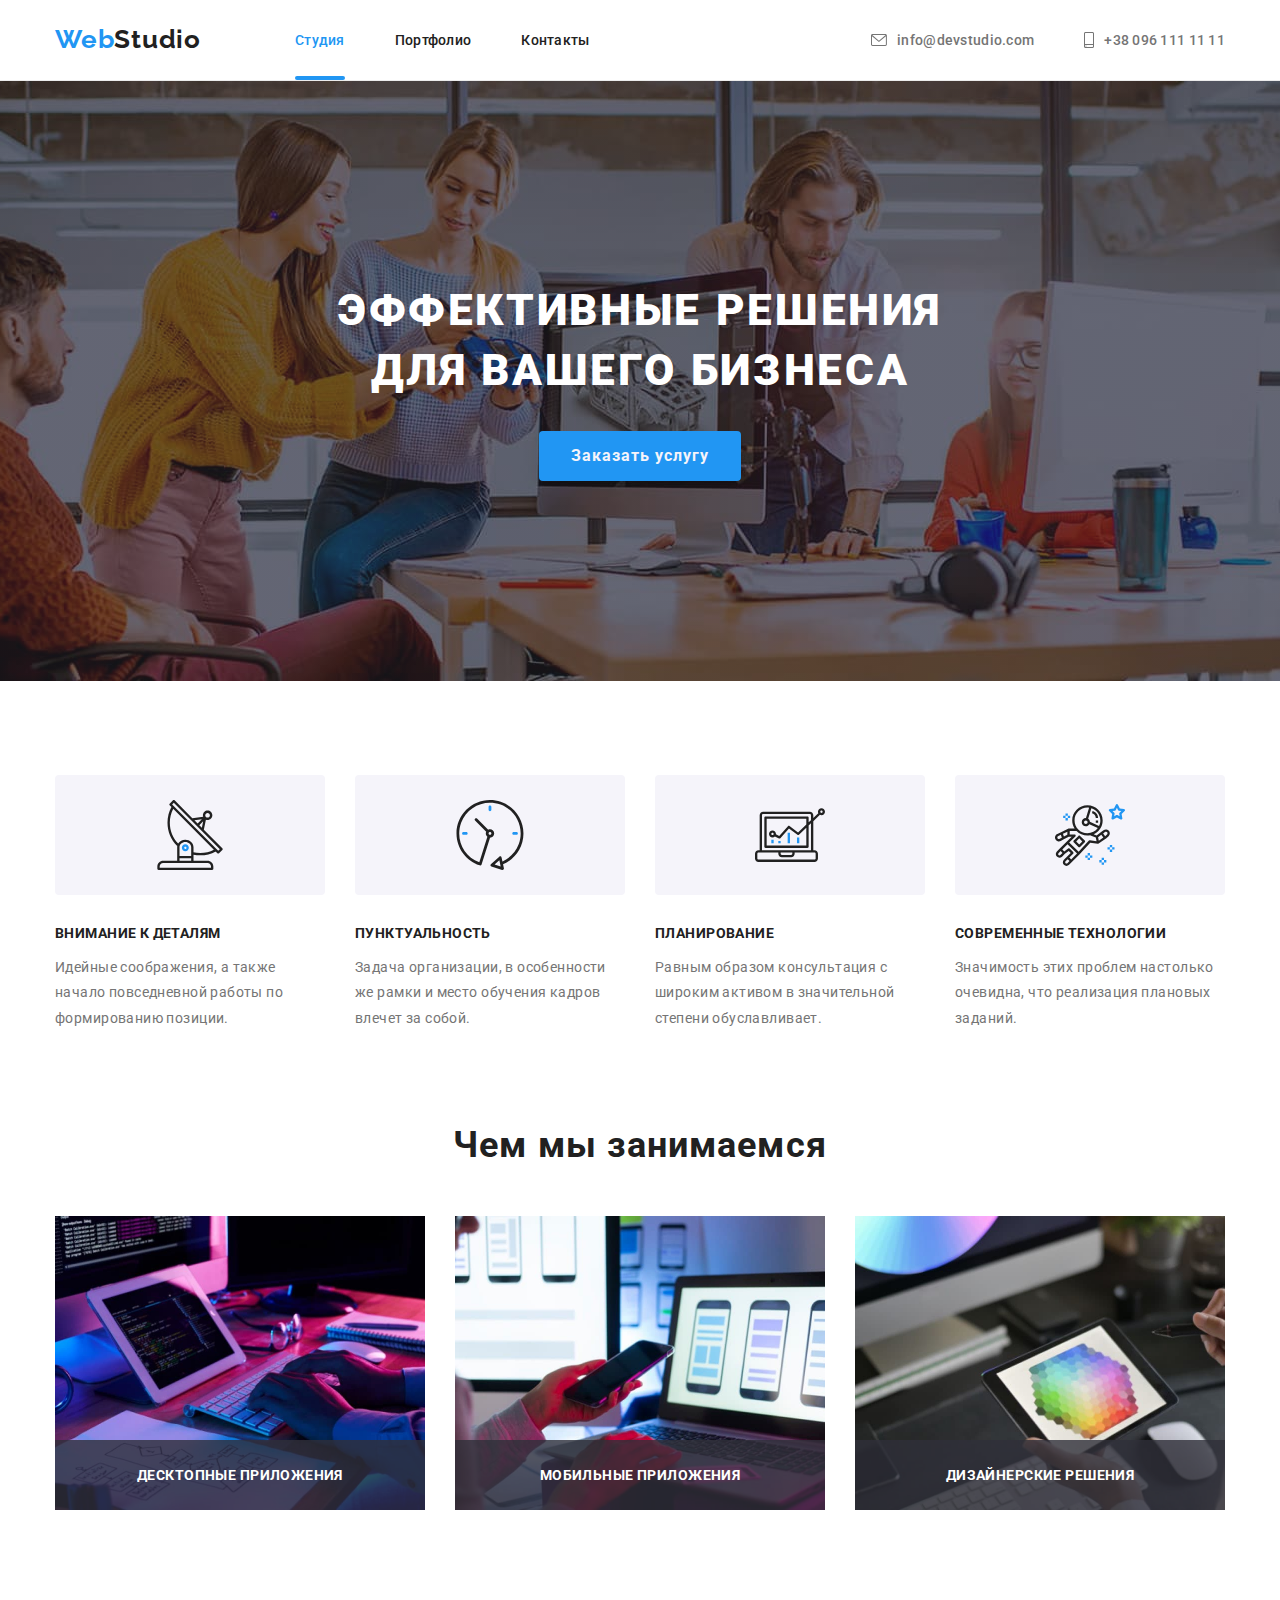
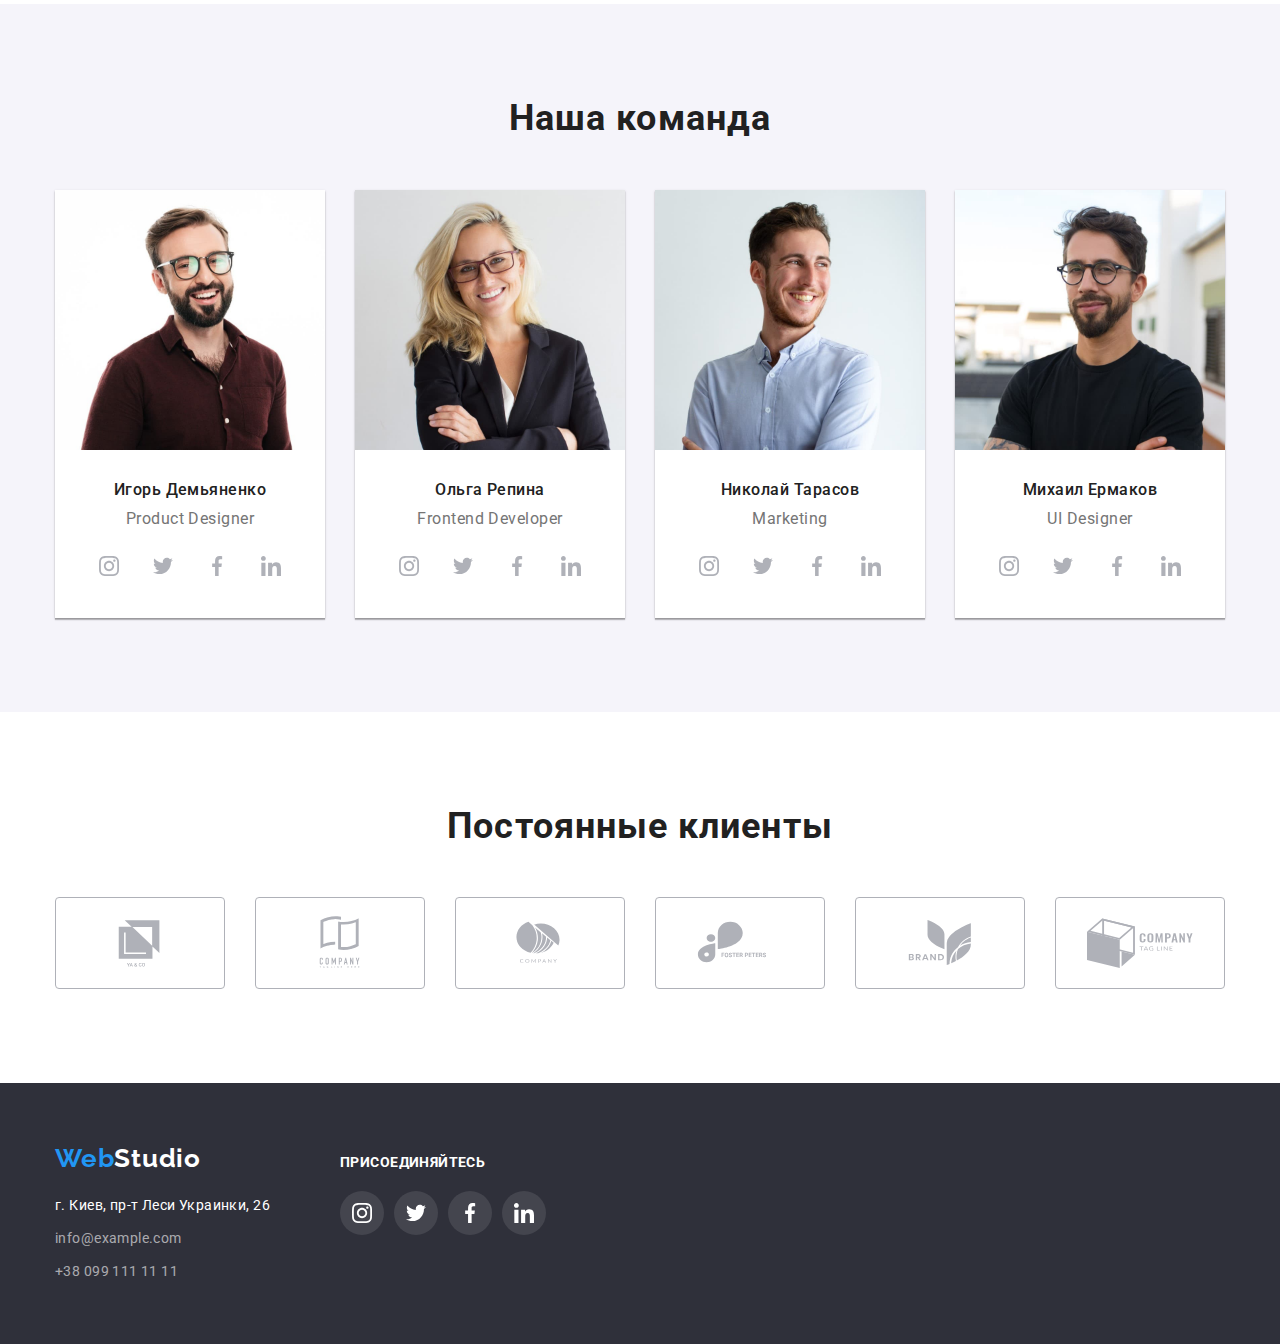
<file: index.html>
<!DOCTYPE html>
<html lang="ru">
  <head>
    <meta charset="UTF-8" />
    <meta http-equiv="X-UA-Compatible" content="IE=edge" />
    <meta name="viewport" content="width=device-width, initial-scale=1.0" />
    <title>Homework№1</title>
    <link rel="preconnect" href="https://fonts.googleapis.com" />
    <link rel="preconnect" href="https://fonts.gstatic.com" crossorigin />
    <link
      href="https://fonts.googleapis.com/css2?family=Raleway:wght@700&family=Roboto:wght@400;500;700;900&display=swap"
      rel="stylesheet"
    />
    <link
      rel="stylesheet"
      href="https://cdnjs.cloudflare.com/ajax/libs/modern-normalize/1.1.0/modern-normalize.min.css"
    />
    <link rel="stylesheet" href="./css/styles.css" />
  </head>
  <body>
    <!--header-->
    <header class="page-header">
      <div class="container">
        <nav class="site-nav">
          <a href="./index.html" class="logo"><span class="logoweb">Web</span>Studio</a>
          <ul class="site-nav list">
            <li class="item">
              <a href="./index.html" class="link current navigation">Студия </a>
            </li>
            <li class="item">
              <a href="./portfolio.html" class="link navigation">Портфолио</a>
            </li>
            <li class="item">
              <a href="" class="link navigation">Контакты</a>
            </li>
          </ul>
        </nav>

        <ul class="list-contact list">
          <li class="item">
            <a href="mailto:info@devstudio.com" class="link-gray link list">
              <svg class="icon-email" aria-hidden="true">
                <use href="./images/icons/symbol-defs.svg#icon-envelope-hover"></use>
              </svg>
              info@devstudio.com</a
            >
          </li>
          <li class="item">
            <a href="tel:+380961111111" class="link-gray link list">
              <svg class="icon-tel">
                <use href="./images/icons/symbol-defs.svg#icon-smartphone"></use>
              </svg>
              +38 096 111 11 11</a
            >
          </li>
        </ul>
      </div>
    </header>

    <main>
      <!--главный заголовок-->

      <section class="section hero overlay">
        <div class="container">
          <h1 class="hero-title">эффективные решения для вашего бизнеса</h1>
          <button type="button" class="button" data-modal-open>Заказать услугу</button>
        </div>
      </section>

      <!--преимущества-->

      <section class="advantage section">
        <div class="container">
          <h2 class="visually-hidden">Преимущества</h2>
          <ul class="advantage-site list">
            <li class="advantage-text">
              <div class="fone-icon">
                <svg class="icon" width="70px" height="70px">
                  <use href="./images/icons/symbol-defs.svg#icon-antenna-1"></use>
                </svg>
              </div>
              <h3 class="title-advantage">внимание к деталям</h3>
              <p class="text">
                Идейные соображения, а также начало повседневной работы по формированию позиции.
              </p>
            </li>
            <li class="advantage-text">
              <div class="fone-icon">
                <svg class="icon" width="70px" height="70px">
                  <use href="./images/icons/symbol-defs.svg#icon-clock-1"></use>
                </svg>
              </div>
              <h3 class="title-advantage">пунктуальность</h3>
              <p class="text">
                Задача организации, в особенности же рамки и место обучения кадров влечет за собой.
              </p>
            </li>
            <li class="advantage-text">
              <div class="fone-icon">
                <svg class="icon" width="70px" height="70px">
                  <use href="./images/icons/symbol-defs.svg#icon-diagram-1"></use>
                </svg>
              </div>
              <h3 class="title-advantage">планирование</h3>
              <p class="text">
                Равным образом консультация с широким активом в значительной степени обуславливает.
              </p>
            </li>
            <li class="advantage-text">
              <div class="fone-icon">
                <svg class="icon"  width="70px" height="70px">
                  <use href="./images/icons/symbol-defs.svg#icon-astronaut-1"></use>
                </svg>
              </div>
              <h3 class="title-advantage">современные технологии</h3>
              <p class="text">
                Значимость этих проблем настолько очевидна, что реализация плановых заданий.
              </p>
            </li>
          </ul>
        </div>
      </section>

      <!--что делаем-->
      <section class="section work">
        <div class="container">
          <h2 class="subhead">Чем мы занимаемся</h2>
          <ul class="list-subhead">
            <li>
              <div class="back-fone">
              <img width="370" height="294" src="./images/img1.jpg" alt="написання коду" />
            <div>
              <p class="text-fone">Десктопные приложения</p>
            </div>
          </div>
            </li>
            <li>
              <div class="back-fone">
              <img width="370" height="294" src="./images/img2.jpg" alt="фото з телефоном" />
            <div>
              <p class="text-fone">Мобильные приложения</p>
            </div>
          </div>
            </li>
            <li>
              <div class="back-fone">
              <img width="370" height="294" src="./images/img3.jpg" alt="фото з планшетом" />
            <div>
              <p class="text-fone">Дизайнерские решения</p>
            </div>
          </div>
            </li>
          </ul>
        </div>
      </section>
      <!--команда-->
      <section class="section team">
        <div class="container">
          <h2 class="subhead-team">Наша команда</h2>
          <ul class="list-team">
            <li class="team-li">
              <img width="270" height="260" src="images/img4.jpg" alt="Игорь Демьяненко" />
              <div class="stone">
                <h3 class="name">Игорь Демьяненко</h3>
                <p class="text-team">Product Designer</p>
                <ul class="list-social list">
                  <li class="social-icon">
                    <a href="#" class="social">
                      <svg class="social-svg">
                        <use href="./images/icons/symbol-defs.svg#icon-Ellipse"></use>
                      </svg>
                    </a>
                  </li>
                  <li class="social-icon">
                    <a href="#" class="social">
                      <svg class="social-svg">
                        <use href="./images/icons/symbol-defs.svg#icon-Ellipse-1"></use>
                      </svg>
                    </a>
                  </li>
                  <li class="social-icon">
                    <a href="#" class="social">
                      <svg class="social-svg">
                        <use href="./images/icons/symbol-defs.svg#icon-Ellipse-2"></use>
                      </svg>
                    </a>
                  </li>
                  <li class="social-icon">
                    <a href="#" class="social">
                      <svg class="social-svg">
                        <use href="./images/icons/symbol-defs.svg#icon-Ellipse-3"></use>
                      </svg>
                    </a>
                  </li>
                </ul>
              </div>
            </li>
            <li class="team-li">
              <img width="270" height="260" src="images/img5.jpg" alt="Ольга Репина" />
              <div class="stone">
                <h3 class="name">Ольга Репина</h3>
                <p class="text-team">Frontend Developer</p>
                <ul class="list-social list">
                  <li class="social-icon">
                    <a href="#" class="social">
                      <svg class="social-svg">
                        <use href="./images/icons/symbol-defs.svg#icon-Ellipse"></use>
                      </svg>
                    </a>
                  </li>
                  <li class="social-icon">
                    <a href="#" class="social">
                      <svg class="social-svg">
                        <use href="./images/icons/symbol-defs.svg#icon-Ellipse-1"></use>
                      </svg>
                    </a>
                  </li>
                  <li class="social-icon">
                    <a href="#" class="social">
                      <svg class="social-svg">
                        <use href="./images/icons/symbol-defs.svg#icon-Ellipse-2"></use>
                      </svg>
                    </a>
                  </li>
                  <li class="social-icon">
                    <a href="#" class="social">
                      <svg class="social-svg">
                        <use href="./images/icons/symbol-defs.svg#icon-Ellipse-3"></use>
                      </svg>
                    </a>
                  </li>
                </ul>
              </div>
            </li>
            <li class="team-li">
              <img width="270" height="260" src="images/img6.jpg" alt="Николай Тарасов" />
              <div class="stone">
                <h3 class="name">Николай Тарасов</h3>
                <p class="text-team">Marketing</p>
                <ul class="list-social list">
                  <li class="social-icon">
                    <a href="#" class="social">
                      <svg class="social-svg">
                        <use href="./images/icons/symbol-defs.svg#icon-Ellipse"></use>
                      </svg>
                    </a>
                  </li>
                  <li class="social-icon">
                    <a href="#" class="social">
                      <svg class="social-svg">
                        <use href="./images/icons/symbol-defs.svg#icon-Ellipse-1"></use>
                      </svg>
                    </a>
                  </li>
                  <li class="social-icon">
                    <a href="#" class="social">
                      <svg class="social-svg">
                        <use href="./images/icons/symbol-defs.svg#icon-Ellipse-2"></use>
                      </svg>
                    </a>
                  </li>
                  <li class="social-icon">
                    <a href="#" class="social">
                      <svg class="social-svg">
                        <use href="./images/icons/symbol-defs.svg#icon-Ellipse-3"></use>
                      </svg>
                    </a>
                  </li>
                </ul>
              </div>
            </li>
            <li class="team-li">
              <img width="270" height="260" src="images/img7.jpg" alt="Михаил Ермаков" />
              <div class="stone">
                <h3 class="name">Михаил Ермаков</h3>
                <p class="text-team">UI Designer</p>
                <ul class="list-social list">
                  <li class="social-icon">
                    <a href="#" class="social">
                      <svg class="social-svg">
                        <use href="./images/icons/symbol-defs.svg#icon-Ellipse"></use>
                      </svg>
                    </a>
                  </li>
                  <li class="social-icon">
                    <a href="#" class="social">
                      <svg class="social-svg">
                        <use href="./images/icons/symbol-defs.svg#icon-Ellipse-1"></use>
                      </svg>
                    </a>
                  </li>
                  <li class="social-icon">
                    <a href="#" class="social">
                      <svg class="social-svg">
                        <use href="./images/icons/symbol-defs.svg#icon-Ellipse-2"></use>
                      </svg>
                    </a>
                  </li>
                  <li class="social-icon">
                    <a href="#" class="social">
                      <svg class="social-svg">
                        <use href="./images/icons/symbol-defs.svg#icon-Ellipse-3"></use>
                      </svg>
                    </a>
                  </li>
                </ul>
              </div>
            </li>
          </ul>
        </div>
      </section>
      <section class="section">
        <div class="container">
          <h2 class="subhead-clients">Постоянные клиенты</h2>
          <ul class="list-clients list">
            <li class="clients-li">
              <a href="" class="clients-link link">
                <svg class="clients-icon">
                  <use href="./images/icons/symbol-defs.svg#icon-group-1"></use>
                </svg>
              </a>
            </li>
            <li class="clients-li">
              <a href="" class="clients-link link">
                <svg class="clients-icon">
                  <use href="./images/icons/symbol-defs.svg#icon-group-2"></use>
                </svg>
              </a>
            </li>
            <li class="clients-li">
              <a href="" class="clients-link link">
                <svg class="clients-icon">
                  <use href="./images/icons/symbol-defs.svg#icon-group-3"></use>
                </svg>
              </a>
            </li>
            <li class="clients-li">
              <a href="" class="clients-link link">
                <svg class="clients-icon">
                  <use href="./images/icons/symbol-defs.svg#icon-group-4"></use>
                </svg>
              </a>
            </li>
            <li class="clients-li">
              <a href="" class="clients-link link">
                <svg class="clients-icon">
                  <use href="./images/icons/symbol-defs.svg#icon-group-5"></use>
                </svg>
              </a>
            </li>
            <li class="clients-li">
              <a href="" class="clients-link link">
                <svg class="clients-icon">
                  <use href="./images/icons/symbol-defs.svg#icon-group-6"></use>
                </svg>
              </a>
            </li>
          </ul>
        </div>
      </section>
    </main>
    <!--footer-->
    <footer class="footer">
      <div class="container footer-list">
        <div class="adress-div">
          <a href="./index.html" class="logo-footer"> <span class="logoweb">Web</span>Studio </a>
          <address>
            <ul class="list-footer list">
              <li class="footer-li">
                <a
                  href="https://goo.gl/maps/paLrzJ1DZaffjFaJ6"
                  target="_blank"
                  rel="noopener noreferrer"
                  class="footer-adress"
                >
                  г. Киев, пр-т Леси Украинки, 26
                </a>
              </li>
              <li class="footer-li">
                <a href="mailto:" class="link-footer">info@example.com</a>
              </li>
              <li class="footer-li">
                <a href="tel:+380991111111" class="link-footer">+38 099 111 11 11</a>
              </li>
            </ul>
          </address>
        </div>
        <div>
          <p class="title-footer">присоединяйтесь</p>
          <div>
            <ul class="list-social-footer list">
              <li class="social-icon-footer">
                <a href="#" class="social-footer">
                  <svg class="social-svg-footer">
                    <use href="./images/icons/symbol-defs.svg#icon-Ellipse"></use>
                  </svg>
                </a>
              </li>
              <li class="social-icon-footer">
                <a href="#" class="social-footer">
                  <svg class="social-svg-footer">
                    <use href="./images/icons/symbol-defs.svg#icon-Ellipse-1"></use>
                  </svg>
                </a>
              </li>
              <li class="social-icon-footer">
                <a href="#" class="social-footer">
                  <svg class="social-svg-footer">
                    <use href="./images/icons/symbol-defs.svg#icon-Ellipse-2"></use>
                  </svg>
                </a>
              </li>
              <li class="social-icon-footer">
                <a href="#" class="social-footer">
                  <svg class="social-svg-footer">
                    <use href="./images/icons/symbol-defs.svg#icon-Ellipse-3"></use>
                  </svg>
                </a>
              </li>
            </ul>
          </div>
        </div>
      </div>
    </footer>
    <div class="backdrop is-hidden" data-modal>
      <div class="modal">
      <button class="button-modal" type="button" data-modal-close> 
        <svg width="11" height="11">
          <use href="./images/icons/symbol-defs.svg#icon-close"></use>
        </svg>
      </button>
      </div>
    </div>
    <script src="./js/modal.js"></script>
  </body>
</html>
</file>
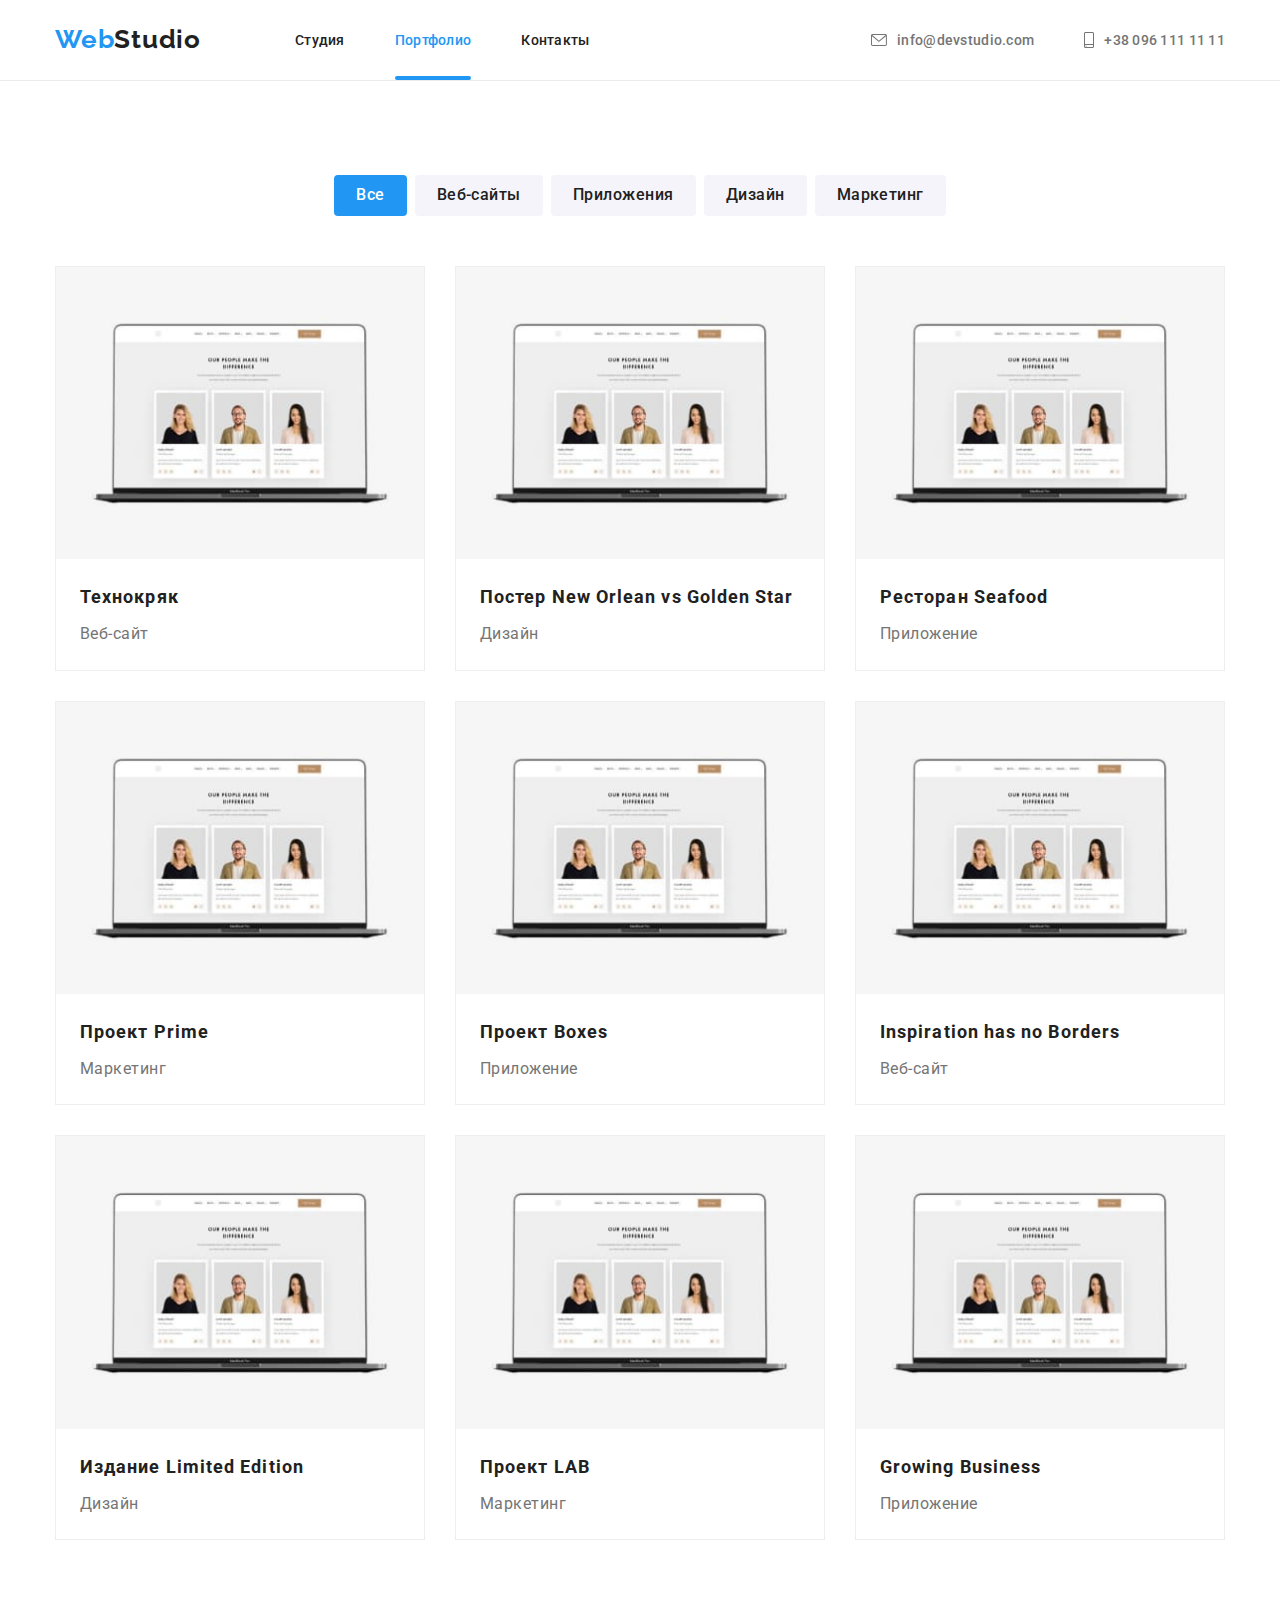
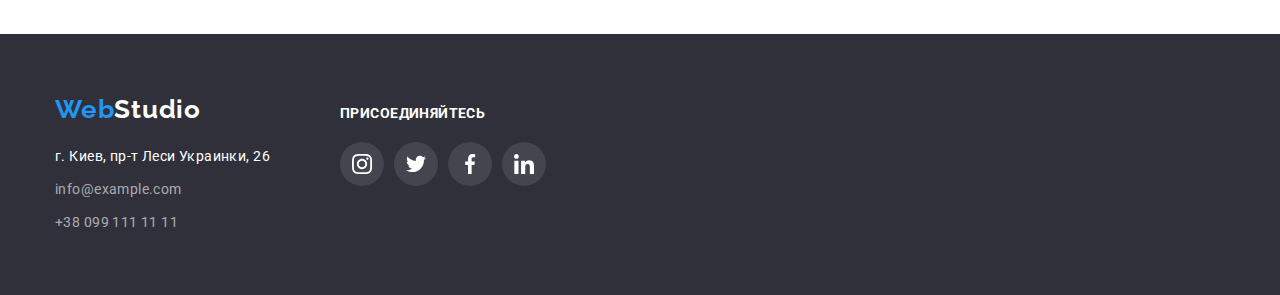
<file: portfolio.html>
<!DOCTYPE html>
<html lang="ru">
  <head>
    <meta charset="UTF-8" />
    <meta http-equiv="X-UA-Compatible" content="IE=edge" />
    <meta name="viewport" content="width=device-width, initial-scale=1.0" />
    <title>Homework№2</title>
    <link rel="preconnect" href="https://fonts.googleapis.com" />
    <link rel="preconnect" href="https://fonts.gstatic.com" crossorigin />
    <link
      href="https://fonts.googleapis.com/css2?family=Raleway:wght@700&family=Roboto:wght@400;500;700;900&display=swap"
      rel="stylesheet"
    />
    <link
      rel="stylesheet"
      href="https://cdnjs.cloudflare.com/ajax/libs/modern-normalize/1.1.0/modern-normalize.min.css"
    />
    <link rel="stylesheet" href="./css/styles.css" />
  </head>
  <body>
    <!--header-->
    <header class="page-header">
      <div class="container">
        <nav class="site-nav">
          <a href="./index.html" class="logo"><span class="logoweb">Web</span>Studio</a>
          <ul class="site-nav list">
            <li class="item">
              <a href="./index.html" class="link navigation">Студия</a>
            </li>
            <li class="item">
              <a href="./portfolio.html" class="link current navigation">Портфолио</a>
            </li>
            <li class="item">
              <a href="" class="link navigation">Контакты</a>
            </li>
          </ul>
        </nav>

        <ul class="list-contact list">
          <li class="item">
            <a href="mailto:info@devstudio.com" class="link-gray link list">
              <svg class="icon-email" aria-hidden="true">
                <use href="./images/icons/symbol-defs.svg#icon-envelope-hover"></use>
              </svg>
              info@devstudio.com</a>
          </li>
          <li class="item">
            <a href="tel:+380961111111" class="link-gray link list">
              <svg class="icon-tel">
                <use href="./images/icons/symbol-defs.svg#icon-smartphone"></use>
              </svg>
              +38 096 111 11 11</a>
          </li>
        </ul>
      </div>
    </header>
    
    <main>
      <!--меню сайту кнопки-->
      <section class="section container-portfolio">
        <div class="container">
          <h1 class="visually-hidden">навигация по страничке</h1>
          <ul class="list-nav list">
            <li class="button-menu">
              <button type="button" class="portfolio-buttons active">Все</button>
            </li>
            <li class="button-menu">
              <button type="button" class="portfolio-buttons">Веб-сайты</button>
            </li>
            <li class="button-menu">
              <button type="button" class="portfolio-buttons">Приложения</button>
            </li>
            <li class="button-menu">
              <button type="button" class="portfolio-buttons">Дизайн</button>
            </li>
            <li class="button-menu">
              <button type="button" class="portfolio-buttons">Маркетинг</button>
            </li>
          </ul>

          <!--примеры работ-->

          <ul class="list-img list">
            <li class="img-item border-shadow">
              <a href="#" class="border-shadow">
                <div class="card-shadow">
                  <img width="370" height="294" src="./images/img20.jpg" alt="Ноутбук" />
                  <p class="card-text">
                    Ресурс предлагает комплексные предложения с разным уровнем функционала и
                    сервисов. Все это позволит посетителю получить исчерпывающие сведения о
                    компании или частном лице.
                  </p>
                </div>
                <div class="limit">
                  <h2 class="title-portfolio">Технокряк</h2>
                  <p class="link-portfolio">Веб-сайт</p>
                </div>
              </a>
            </li>
            <li class="img-item border-shadow">
              <a href="#" class="border-shadow">
                <div class="card-shadow">
                  <img width="370" height="294" src="./images/img20.jpg" alt="Ноутбук" />
                  <p class="card-text">
                    Ресурс предлагает комплексные предложения с разным уровнем функционала и
                    сервисов. Все это позволит посетителю получить исчерпывающие сведения о
                    компании или частном лице.
                  </p>
                </div>
                <div class="limit">
                  <h2 class="title-portfolio">Постер New Orlean vs Golden Star</h2>
                  <p class="link-portfolio">Дизайн</p>
                </div>
              </a>
            </li>
            <li class="img-item border-shadow">
              <a href="#" class="border-shadow border-shadow">
                <div class="card-shadow">
                  <img width="370" height="294" src="./images/img20.jpg" alt="Ноутбук" />
                  <p class="card-text">
                    Ресурс предлагает комплексные предложения с разным уровнем функционала и
                    сервисов. Все это позволит посетителю получить исчерпывающие сведения о
                    компании или частном лице.
                  </p>
                </div>
                <div class="limit">
                  <h2 class="title-portfolio">Ресторан Seafood</h2>
                  <p class="link-portfolio">Приложение</p>
                </div>
              </a>
            </li>
            <li class="img-item border-shadow">
              <a href="#" class="border-shadow">
                <div class="card-shadow">
                  <img width="370" height="294" src="./images/img20.jpg" alt="Ноутбук" />
                  <p class="card-text">
                    Ресурс предлагает комплексные предложения с разным уровнем функционала и
                    сервисов. Все это позволит посетителю получить исчерпывающие сведения о
                    компании или частном лице.
                  </p>
                </div>
                <div class="limit">
                  <h2 class="title-portfolio">Проект Prime</h2>
                  <p class="link-portfolio">Маркетинг</p>
                </div>
              </a>
            </li>
            <li class="img-item border-shadow">
              <a href="#" class="border-shadow">
                <div class="card-shadow">
                  <img width="370" height="294" src="./images/img20.jpg" alt="Ноутбук" />
                  <p class="card-text">
                    Ресурс предлагает комплексные предложения с разным уровнем функционала и
                    сервисов. Все это позволит посетителю получить исчерпывающие сведения о
                    компании или частном лице.
                  </p>
                </div>
                <div class="limit">
                  <h2 class="title-portfolio">Проект Boxes</h2>
                  <p class="link-portfolio">Приложение</p>
                </div>
              </a>
            </li>
            <li class="img-item border-shadow">
              <a href="#" class="border-shadow">
                <div class="card-shadow">
                  <img width="370" height="294" src="./images/img20.jpg" alt="Ноутбук" />
                  <p class="card-text">
                    Ресурс предлагает комплексные предложения с разным уровнем функционала и
                    сервисов. Все это позволит посетителю получить исчерпывающие сведения о
                    компании или частном лице.
                  </p>
                </div>
                <div class="limit">
                  <h2 class="title-portfolio">Inspiration has no Borders</h2>
                  <p class="link-portfolio">Веб-сайт</p>
                </div>
              </a>
            </li>
            <li class="img-item border-shadow">
              <a href="#" class="border-shadow">
                <div class="card-shadow">
                  <img width="370" height="294" src="./images/img20.jpg" alt="Ноутбук" />
                  <p class="card-text">
                    Ресурс предлагает комплексные предложения с разным уровнем функционала и
                    сервисов. Все это позволит посетителю получить исчерпывающие сведения о
                    компании или частном лице.
                  </p>
                </div>
                <div class="limit">
                  <h2 class="title-portfolio">Издание Limited Edition</h2>
                  <p class="link-portfolio">Дизайн</p>
                </div>
              </a>
            </li>
            <li class="img-item border-shadow">
              <a href="#" class="border-shadow">
                <div class="card-shadow">
                  <img width="370" height="294" src="./images/img20.jpg" alt="Ноутбук" />
                  <p class="card-text">
                    Ресурс предлагает комплексные предложения с разным уровнем функционала и
                    сервисов. Все это позволит посетителю получить исчерпывающие сведения о
                    компании или частном лице.
                  </p>
                </div>
                <div class="limit">
                  <h2 class="title-portfolio">Проект LAB</h2>
                  <p class="link-portfolio">Маркетинг</p>
                </div>
              </a>
            </li>
            <li class="img-item border-shadow">
              <a href="#" class="border-shadow">
                <div class="card-shadow">
                  <img width="370" height="294" src="./images/img20.jpg" alt="Ноутбук" />
                  <p class="card-text">
                    Ресурс предлагает комплексные предложения с разным уровнем функционала и
                    сервисов. Все это позволит посетителю получить исчерпывающие сведения о
                    компании или частном лице.
                  </p>
                </div>
                <div class="limit">
                  <h2 class="title-portfolio">Growing Business</h2>
                  <p class="link-portfolio">Приложение</p>
                </div>
              </a>
            </li>
          </ul>
        </div>
      </section>
    </main>

    <!--подвал-->
    <footer class="footer">
      <div class="container footer-list">
        <div class="adress-div">
          <a href="./index.html" class="logo-footer"> <span class="logoweb">Web</span>Studio </a>
          <address>
            <ul class="list-footer list">
              <li class="footer-li">
                <a
                  href="https://goo.gl/maps/paLrzJ1DZaffjFaJ6"
                  target="_blank"
                  rel="noopener noreferrer"
                  class="footer-adress"
                >
                  г. Киев, пр-т Леси Украинки, 26
                </a>
              </li>
              <li class="footer-li">
                <a href="mailto:" class="link-footer">info@example.com</a>
              </li>
              <li class="footer-li">
                <a href="tel:+380991111111" class="link-footer">+38 099 111 11 11</a>
              </li>
            </ul>
          </address>
        </div>
        <div>
          <p class="title-footer">присоединяйтесь</p>
          <div>
            <ul class="list-social-footer list">
              <li class="social-icon-footer">
                <a href="#" class="social-footer">
                  <svg class="social-svg-footer">
                    <use href="./images/icons/symbol-defs.svg#icon-Ellipse"></use>
                  </svg>
                </a>
              </li>
              <li class="social-icon-footer">
                <a href="#" class="social-footer">
                  <svg class="social-svg-footer">
                    <use href="./images/icons/symbol-defs.svg#icon-Ellipse-1"></use>
                  </svg>
                </a>
              </li>
              <li class="social-icon-footer">
                <a href="#" class="social-footer">
                  <svg class="social-svg-footer">
                    <use href="./images/icons/symbol-defs.svg#icon-Ellipse-2"></use>
                  </svg>
                </a>
              </li>
              <li class="social-icon-footer">
                <a href="#" class="social-footer">
                  <svg class="social-svg-footer">
                    <use href="./images/icons/symbol-defs.svg#icon-Ellipse-3"></use>
                  </svg>
                </a>
              </li>
            </ul>
          </div>
        </div>
      </div>
    </footer>
  </body>
</html>
</file>
<file: css/styles.css>
:root {
  --color-accent: #2196f3;
  --color-text: #212121;
  --color-contact: #757575;
  --color-wite: #ffffff;
  --color-contrast: #2f303a;
  --color-button: #f5f4fa;
  --font-family: 'Roboto';
  --color-border: #ececec;
  --color-li-portfolio: #eeeeee;
  --color-box: rgba(47, 48, 58, 0.4);
  --color-link-footer: rgba(255, 255, 255, 0.6);
  --color-icon: #afb1b8;
  --color-icon-footer: rgba(255, 255, 255, 0.1);
  --color-back-fone: rgba(47, 48, 58, 0.8);
}

body {
  font-family: 'Roboto';
  background-color: var(--color-wite);
  color: var(--color-text);
  font-size: 16px;
}
/* reset */
html {
  box-sizing: border-box;
}
*,
*::after,
*::before {
  box-sizing: inherit;
}
/* Стили для обнуления верхних отступов у элементов */
h1,
h2,
h3,
h4,
h5,
h6,
p {
  margin-top: 0;
}
/* Класс для обнуления свойств у сылок */
a {
  text-decoration: none;
  color: inherit;
}
/* Класс для обнуления базовых свойств у списков (ul) */
.list {
  list-style: none;
  padding-left: 0;
  margin: 0;
}
/* Класс для обнуления базовых свойств у ссылок */
.link {
  text-decoration: none;
  color: inherit;
}
/* Свойства для корректного отображения картинок */
img {
  display: block;
  max-width: 100%;
  height: auto;
}
/* Свойства для обнуления курсива у address */
address {
  font-style: normal;
}

.container {
  width: 1200px;
  margin-left: auto;
  margin-right: auto;
  padding-left: 15px;
  padding-right: 15px;
}

.section {
  padding-top: 94px;
  padding-bottom: 94px;
}
/* header */
.page-header {
  border-bottom: 1px solid var(--color-border);
}
.page-header .container {
  display: flex;
  align-items: center;
}

.site-nav {
  align-items: center;
  display: flex;
  font-weight: 500;
  font-size: 14px;
  line-height: 1.15;
  letter-spacing: 0.02em;
}

.site-nav .item:not(:last-child) {
  margin-right: 50px;
}
.site-nav .list.item + .item {
  margin-right: 40px;
}

.current.navigation {
  position: relative;
  color: var(--color-accent);
}

.current.navigation::after {
  content: '';
  width: 100%;
  height: 4px;
  border-radius: 2px;
  background-color: var(--color-accent);
  position: absolute;
  bottom: 0;
  left: 0;
}

.navigation {
  padding-top: 32px;
  padding-bottom: 32px;

  transition-property: color;
  transition-duration: 250ms;
  transition-timing-function: cubic-bezier(0.4, 0, 0.2, 1);
}

.navigation:hover,
:focus {
  color: var(--color-accent);
}

.current {
  color: var(--color-accent);
}

.logo {
  color: var(--color-text);
  font-family: 'Raleway';
  font-weight: 700;
  font-size: 26px;
  line-height: 1.2;
  letter-spacing: 0.03em;
  margin-right: 94px;
}

.logoweb {
  color: var(--color-accent);
  font-family: 'Raleway';
  font-weight: 700;
  font-size: 26px;
  line-height: 1.2;
}

.list-contact .item:not(:last-child) {
  margin-right: 50px;
}

.list-contact {
  display: flex;
  margin-left: auto;
}

.link-gray {
  display: flex;
  align-items: center;
  font-weight: 500;
  font-size: 14px;
  padding-top: 32px;
  padding-bottom: 32px;
  letter-spacing: 0.02em;
  color: var(--color-contact);

  transition-property: color;
  transition-duration: 250ms;
  transition-timing-function: cubic-bezier(0.4, 0, 0.2, 1);
}

.link-gray:hover,
:focus {
  color: var(--color-accent);
}

.icon-email {
  width: 16px;
  height: 12px;
  margin-right: 10px;
  fill:currentColor;
}

.icon-tel {
  width: 10px;
  height: 16px;
  margin-right: 10px;
  fill:currentColor;
}


/* hero */
.hero {
  background-color: var(--color-contrast);
  text-align: center;
  padding-top: 200px;
  padding-bottom: 200px;
}

.overlay {
  max-width: 1600px;
  height: 600px;
  margin-left: auto;
  margin-right: auto;
  background-size: cover;
  background-position: center;
  background-image: linear-gradient(to right, var(--color-box), var(--color-box)),
    url(../images/imgfone.jpg);
}

.hero-title {
  color: var(--color-wite);
  width: 696px;
  font-weight: 900;
  font-size: 44px;
  line-height: 1.36;

  text-transform: uppercase;
  letter-spacing: 0.06em;

  text-align: center;
  margin-top: 0;
  margin-bottom: 30px;

  display: block;
  margin-left: auto;
  margin-right: auto;
}

/* button */
.button {
  color: var(--color-button);
  background-color: var(--color-accent);

  font-weight: 700;
  font-size: 16px;
  line-height: 1.9;
  border-radius: 4px;

  box-shadow: 0px 4px 4px rgba(0, 0, 0, 0.15);
  margin-left: auto;
  margin-right: auto;
  padding-left: 32px;
  padding-right: 32px;
  padding-top: 10px;
  padding-bottom: 10px;
  border: 0px;
  display: flex;
  letter-spacing: 0.06em;

  transition-property: background-color;
  transition-duration: 250ms;
  transition-timing-function: cubic-bezier(0.4, 0, 0.2, 1);
}

.button:hover,
.button:focus {
  background-color: var(--color-text);
  color: var(--color-button);
}

.button:active {
  background-color: var(--color-text);
}

/* Преимущества / Секция что делаем */

.visually-hidden {
  position: absolute;
  width: 1px;
  height: 1px;
  margin: -1px;
  border: 0;
  padding: 0;
  white-space: nowrap;
  clip-path: inset(100%);
  clip: rect(0 0 0 0);
  overflow: hidden;
}

.list-subhead {
  padding-left: 0px;
  justify-content: space-between;
  list-style: none;
  margin: 0;
  display: flex;
}

.back-fone {
  position: relative;
 
}

.text-fone {
  position: absolute;
  bottom: 0;
  left: 0;
  width: 100%;
  padding-top: 27px;
  padding-bottom: 27px;
  margin-bottom: 0;
  text-transform: uppercase;
  color: var(--color-wite);
  background-color: var(--color-back-fone);

  font-size: 14px;
  font-weight: 700;
  letter-spacing: 0.03em;
  text-align: center;
}


.advantage-site {
  display: flex;
}

.advantage-site .advantage-text:not(:last-child) {
  margin-right: 30px;
}

.advantage-text {
  width: 270px;
}

.title-advantage {
  font-size: 14px;
  line-height: 1.15;
  letter-spacing: 0.03em;
  text-transform: uppercase;
}

.text {
  color: var(--color-contact);
  font-size: 14px;
  line-height: 1.8;
  margin-bottom: 0px;
  letter-spacing: 0.03em;
}

.fone-icon {
  display: flex;
  justify-content: center;
  align-items: center;
  height: 120px;
  background: var(--color-button);
  border-radius: 4px;
  margin-bottom: 30px;
}

.icon {
  display: flex;
  justify-content: center;
  align-items: center;
}

.work {
  padding-top: 0;
}

/* team */

.team {
  background-color: var(--color-button);
}

.container.team {
  background-color: var(--color-button);
}

.subhead {
  font-size: 36px;
  line-height: 1.15;
  text-align: center;
  letter-spacing: 0.03em;
  margin-bottom: 50px;
}

.subhead-team {
  font-size: 36px;
  line-height: 1.15;
  text-align: center;
  letter-spacing: 0.03em;
  margin-bottom: 50px;
}

.list-team {
  padding-left: 0px;
  justify-content: space-between;
  margin: 0;
  display: flex;
}

.stone {
  padding-top: 30px;
  padding-bottom: 30px;
  width: 270px;
  background-color: var(--color-wite);
}

.team-li {
  text-align: center;
  list-style: none;
  box-shadow: 0px 1px 3px rgb(0 0 0 / 12%), 0px 1px 1px rgb(0 0 0 / 14%),
    0px 2px 1px rgb(0 0 0 / 20%);
}

.name {
  font-weight: 500;
  color: var(--color-text);
  letter-spacing: 0.03em;
  font-size: 16px;
  line-height: 1.19;
  margin-bottom: 10px;
}

.text-team {
  color: var(--color-contact);
  font-size: 16px;
  line-height: 1.19;
  text-align: center;
  letter-spacing: 0.03em;
  margin-bottom: 16px;
}
.list-social {
  display: flex;
  align-items: center;
  justify-content: center;
}

.social-icon {
  display: flex;
  align-items: center;
  justify-content: center;
}

.social-icon:not(:last-child) {
  margin-right: 10px;
}

.social {
  max-width: 100%;
  height: auto;
  width: 44px;
  height: 44px;
  display: flex;
  align-items: center;
  justify-content: center;
  border-radius: 50%;
  fill: var(--color-icon);

  transition-property: background-color, fill;
  transition-duration: 250ms;
  transition-timing-function: cubic-bezier(0.4, 0, 0.2, 1);
}
.social-svg {
  width: 44px;
  height: 44px;
  color: currentColor;
 

}
.social:hover {
  background-color: var(--color-accent);
  fill: var(--color-wite);
}
.social:focus {
  background-color: var(--color-accent);
  fill: var(--color-wite);
}

/* секция сылок на сайты клиентов*/

.subhead-clients {
  font-size: 36px;
  line-height: 1.15;
  text-align: center;
  letter-spacing: 0.03em;
  margin-bottom: 50px;
}
.list-clients {
  display: flex;
  justify-content: space-between;
}

.clients-link {
  width: 170px;
  height: 92px;
  display: flex;
  align-items: center;
  justify-content: center;
  border: 1px solid #afb1b8;
  border-radius: 4px;
  color: var(--color-icon);

  transition-property: color;
  transition-duration: 250ms;
  transition-timing-function: cubic-bezier(0.4, 0, 0.2, 1);
}
.clients-icon {
  width: 106px;
  height: 60px;
  fill: currentColor;
 
}
.clients-link:hover,
.client-link :focus {
  color: var(--color-accent);
  border-color: var(--color-accent);
 
}

/* footer */

.footer {
  background-color: var(--color-contrast);
  text-decoration: none;
  padding-top: 60px;
  padding-bottom: 60px;
}

.footer .logo {
  margin-right: 0px;
}

.footer-list {
  display: flex;
  align-items: baseline;
}

.adress-div {
  margin-right: 70px;
}

.logo-footer {
  font-family: 'Raleway';
  font-weight: 700;
  font-size: 26px;
  line-height: 1.2;
  color: var(--color-wite);
  text-decoration: none;
  letter-spacing: 0.03em;
}

.logo-web {
  color: var(--color-accent);
}

.footer-adress {
  color: var(--color-wite);
  font-size: 14px;
  line-height: 1.7;
  letter-spacing: 0.03em;
  text-decoration: none;
}

.list-footer {
  margin-top: 20px;
}

.link-footer {
  color: var(--color-link-footer);
  font-size: 14px;
  line-height: 1.7;
  letter-spacing: 0.03em;
  text-decoration: none;

  transition-property: color;
  transition-duration: 250ms;
  transition-timing-function: cubic-bezier(0.4, 0, 0.2, 1);
}

.link-footer:hover,
:focus {
  color: var(--color-accent);
}

.list-footer .footer-li + .footer-li {
  margin-top: 9px;
}

.title-footer {
  font-family: 'Roboto';
  font-style: normal;
  font-weight: 700;
  font-size: 14px;
  line-height: 1.14;
  letter-spacing: 0.03em;
  text-transform: uppercase;
  color: var(--color-wite);
  margin-bottom: 20px;
}

.list-social-footer {
  display: flex;
  align-items: center;
  justify-content: center;
}

.social-icon-footer {
  display: flex;
  align-items: center;
  justify-content: center;
}

.social-icon-footer:not(:last-child) {
  margin-right: 10px;
}

.social-footer {
  max-width: 100%;
  height: auto;
  width: 44px;
  height: 44px;
  display: flex;
  align-items: center;
  justify-content: center;
  border-radius: 50%;

  transition-property: background-color;
  transition-duration: 250ms;
  transition-timing-function: cubic-bezier(0.4, 0, 0.2, 1);
}
.social-footer:hover {
  background-color: var(--color-accent);
 
}

.social-footer:focus {
  background-color:var(--color-accent);
  
}

.social-svg-footer {
  width: 44px;
  height: 44px;
  fill: var(--color-wite);
  background-color: var(--color-icon-footer);
  border-radius: 50%;
  color:currentColor;
}

/* portfolio */

.list-nav {
  display: flex;
  justify-content: center;
  margin-bottom: 50px;
}

/* <!--меню сайту кнопки portfolio--> */

.portfolio-buttons {
  color: var(--color-text);
  background-color: var(--color-button);
  cursor: pointer;
  border: none;
  border-radius: 4px;
  font-weight: 500;
  font-size: 16px;
  line-height: 1.8;
  letter-spacing: 0.03em;
  padding: 6px 22px 6px 22px;

  transition-property: background-color, color, box-shadow;
  transition-duration: 250ms;
  transition-timing-function: cubic-bezier(0.4, 0, 0.2, 1);
}

.list-nav .button-menu:not(:last-child) {
  margin-right: 8px;
}

.portfolio-buttons:hover,
.portfolio-buttons:focus {
  background-color: var(--color-accent);
  color: var(--color-wite);
  box-shadow: 0px 3px 1px rgb(0 0 0 / 10%), 0px 1px 2px rgb(0 0 0 / 8%),
    0px 2px 2px rgb(0 0 0 / 12%);
  border-radius: 4px;
}

.portfolio-buttons:active {
  background-color: var(--color-accent);
  color: var(--color-wite);
  background-color: var(--color-wite);
  box-shadow: 0px 3px 1px rgb(0 0 0 / 10%), 0px 1px 2px rgb(0 0 0 / 8%),
    0px 2px 2px rgb(0 0 0 / 12%);
  border-radius: 4px;
}

.portfolio-buttons.active {
  background-color: var(--color-accent);
  color: var(--color-wite);
}

/* img */

.list-img {
  display: flex;
  list-style: none;
  flex-wrap: wrap;
}

.limit {
  padding-top: 20px;
  padding-bottom: 20px;
  padding-left: 24px;
  padding-right: 24px;
}

.title-portfolio {
  font-size: 18px;
  line-height: 2;
  margin-bottom: 0px;
  letter-spacing: 0.06em;
  color: var(--color-text);
}
.img-item {
  position: relative;
  overflow: hidden;
}

.img-item {
  border: 1px solid var(--color-li-portfolio);
}
.img-item {
  width: calc((100% - 2 * 30px) / 3);
}

.img-item:not(:nth-child(3n)) {
  margin-right: 30px;
}

.img-item:not(:nth-last-child(-n + 3)) {
  margin-bottom: 30px;
}

.border-shadow {
  display: block;
  transition-property: box-shadow;
  transition-duration: 250ms;
  transition-timing-function: cubic-bezier(0.4, 0, 0.2, 1);
}

.border-shadow:hover,
.border-shadow:focus {
  box-shadow: 0px 1px 1px rgba(0, 0, 0, 0.12), 0px 4px 4px rgba(0, 0, 0, 0.06),
    1px 4px 6px rgba(0, 0, 0, 0.16);
  }

.card-shadow {
  position: relative;
  overflow: hidden;
}

.card-text {
  position: absolute;
  top: 0;
  left: 0;
  font-size: 18px;
  line-height: 1.55;
  color: var(--color-wite);
  letter-spacing: 0.03em;
  padding: 63px 24px;
  margin-bottom: 0;
  transform: translateY(100%);
  background-color: rgba(33, 150, 243, 0.9);
  transition: transform 250ms cubic-bezier(0.4, 0, 0.2, 1);
}
.border-shadow:hover .card-text,
.border-shadow:focus .card-text {
  transform: translateY(0);
}

.benefits {
  font-weight: 700;
  font-size: 2;
  text-decoration: none;
}

.link-portfolio {
  color: var(--color-contact);
  margin-bottom: 0px;
  margin-top: 4px;
  font-size: 16px;
  line-height: 1.9;
  letter-spacing: 00.03em;
}

.backdrop {
  position: fixed;
  width: 100%;
  height: 100%;
  left: 50%;
  top: 50%;
  transform: translate(-50%, -50%);
  background: rgba(0, 0, 0, 0.2);
  opacity: 1;
  transition: opacity 250ms cubic-bezier(0.4, 0, 0.2, 1), visibility 250ms cubic-bezier(0.4, 0, 0.2, 1),transform 250ms cubic-bezier(0.4, 0, 0.2, 1);;;;;
}
.backdrop.is-hidden {
visibility: hidden;
opacity: 0;
pointer-events: none;
}
.modal {
  position: absolute;
  top: 50%;
  left: 50%;
  transform: translate(-50%, -50%);

  min-width: 528px;
  min-height: 581px;
  
  background:var(--color-wite);
  box-shadow: 0px 1px 3px rgba(0, 0, 0, 0.12), 0px 1px 1px rgba(0, 0, 0, 0.14), 0px 2px 1px rgba(0, 0, 0, 0.2);
  border-radius: 4px;
}
.button-modal {
  position: absolute;
  top: 8px;
  right: 8px;
  width: 30px;
  height: 30px;
  border: 1px solid rgba(0, 0, 0, 0.1);
  border-radius: 50%;
  background-color: var(--color-wite);
}
</file>
